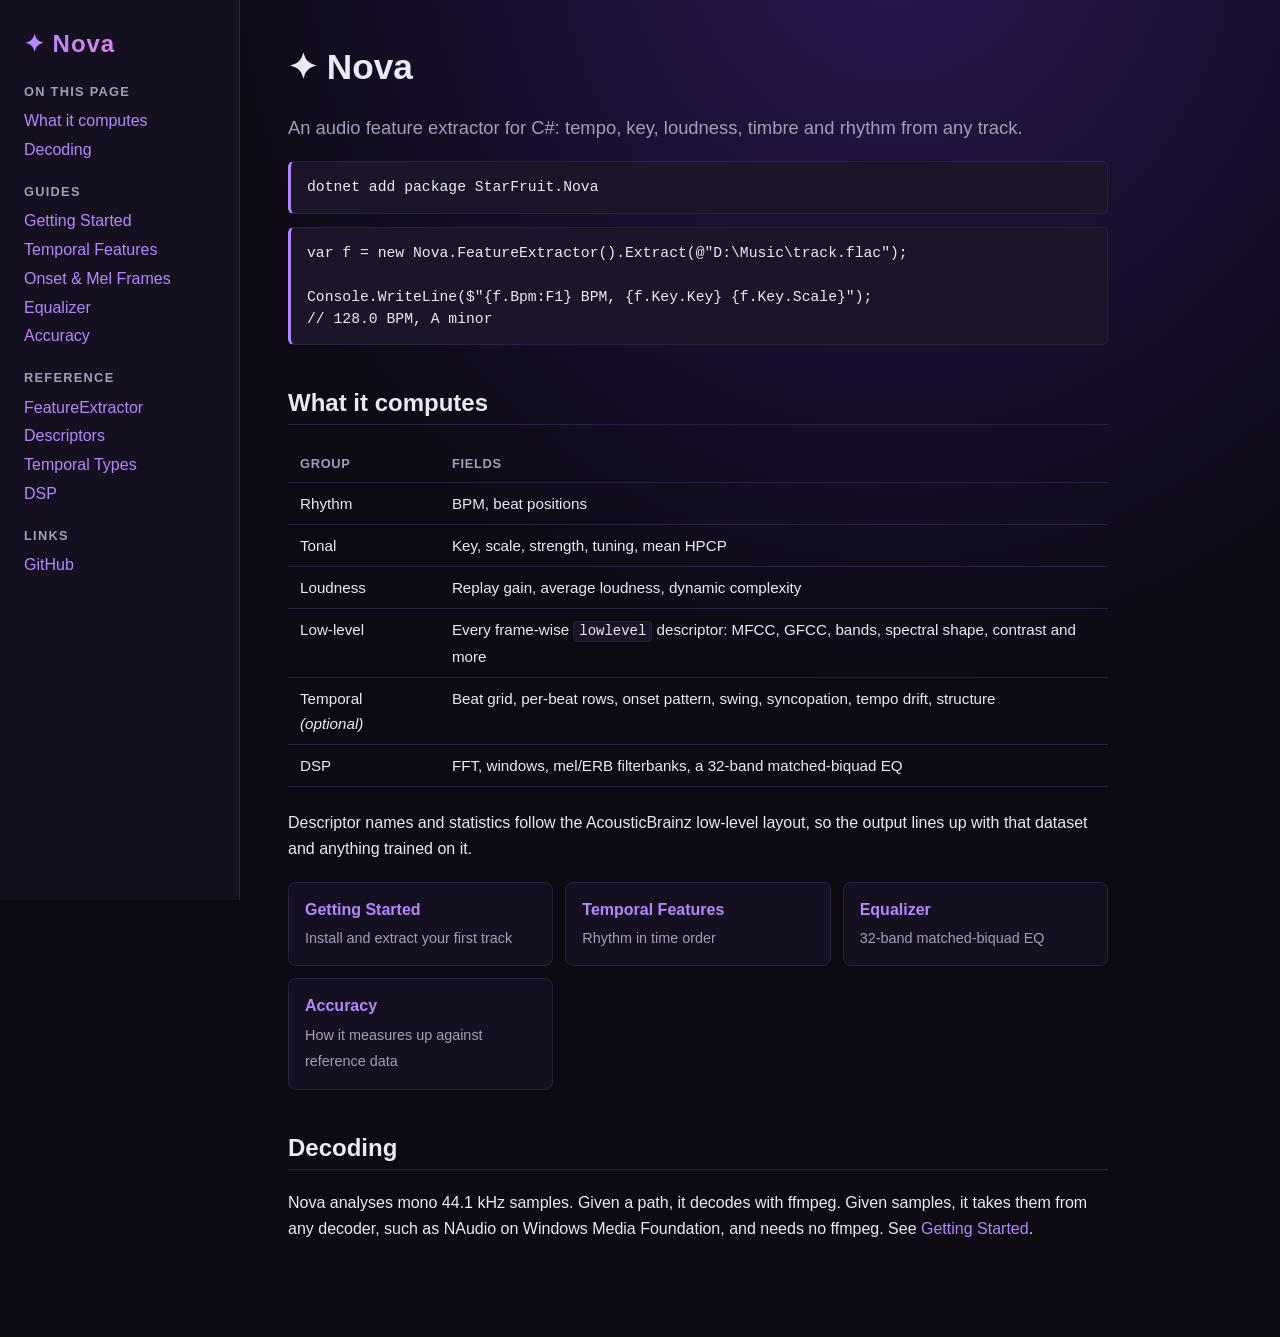
<file: docs/index.html>
<!DOCTYPE html>
<html lang="en">
<head>
    <meta charset="utf-8" />
    <meta name="color-scheme" content="dark" />
    <meta name="darkreader-lock" />
    <meta name="viewport" content="width=device-width, initial-scale=1" />
    <title>Home · Nova</title>
    <link rel="stylesheet" href="styles.css" />
</head>
<body>
<div class="container">
    <div id="sidebar-placeholder"></div>
    <div class="content">
<h1>✦ Nova</h1>
<p class="lede">An audio feature extractor for C#: tempo, key, loudness, timbre and rhythm from any track.</p>
<pre><code>dotnet add package StarFruit.Nova</code></pre>
<pre><code>var f = new Nova.FeatureExtractor().Extract(@"D:\Music\track.flac");

Console.WriteLine($"{f.Bpm:F1} BPM, {f.Key.Key} {f.Key.Scale}");
// 128.0 BPM, A minor</code></pre>

<h2>What it computes</h2>
<table>
<tr><th>Group</th><th>Fields</th></tr>
<tr><td>Rhythm</td><td>BPM, beat positions</td></tr>
<tr><td>Tonal</td><td>Key, scale, strength, tuning, mean HPCP</td></tr>
<tr><td>Loudness</td><td>Replay gain, average loudness, dynamic complexity</td></tr>
<tr><td>Low-level</td><td>Every frame-wise <code>lowlevel</code> descriptor: MFCC, GFCC, bands, spectral shape, contrast and more</td></tr>
<tr><td>Temporal <em>(optional)</em></td><td>Beat grid, per-beat rows, onset pattern, swing, syncopation, tempo drift, structure</td></tr>
<tr><td>DSP</td><td>FFT, windows, mel/ERB filterbanks, a 32-band matched-biquad EQ</td></tr>
</table>
<p>Descriptor names and statistics follow the AcousticBrainz low-level layout, so the output lines up with that dataset and anything trained on it.</p>

<div class="cards">
    <a class="card" href="Guides/GettingStarted.html"><b>Getting Started</b><span>Install and extract your first track</span></a>
    <a class="card" href="Guides/Temporal.html"><b>Temporal Features</b><span>Rhythm in time order</span></a>
    <a class="card" href="Guides/Equalizer.html"><b>Equalizer</b><span>32-band matched-biquad EQ</span></a>
    <a class="card" href="Guides/Accuracy.html"><b>Accuracy</b><span>How it measures up against reference data</span></a>
</div>

<h2>Decoding</h2>
<p>Nova analyses mono 44.1 kHz samples. Given a path, it decodes with ffmpeg. Given samples, it takes them from any
decoder, such as NAudio on Windows Media Foundation, and needs no ffmpeg. See
<a href="Guides/GettingStarted.html">Getting Started</a>.</p>
    </div>
</div>
<script src="sidebar.js"></script>
</body>
</html>
</file>
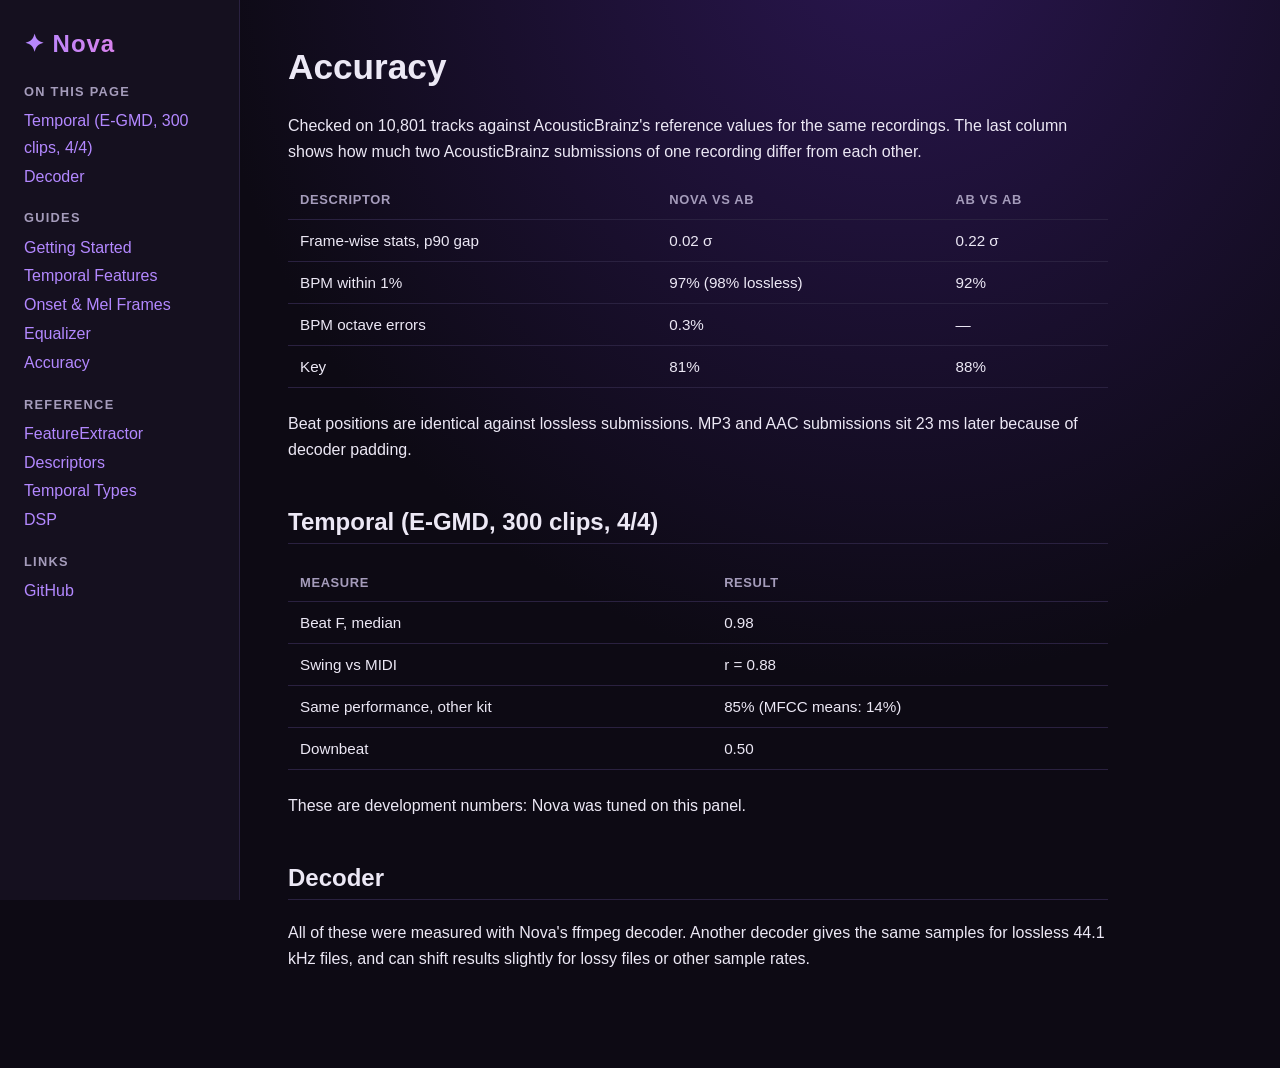
<file: docs/Guides/Accuracy.html>
<!DOCTYPE html>
<html lang="en">
<head>
    <meta charset="utf-8" />
    <meta name="color-scheme" content="dark" />
    <meta name="darkreader-lock" />
    <meta name="viewport" content="width=device-width, initial-scale=1" />
    <title>Accuracy · Nova</title>
    <link rel="stylesheet" href="../styles.css" />
</head>
<body>
<div class="container">
    <div id="sidebar-placeholder"></div>
    <div class="content">
<h1>Accuracy</h1>
<p>Checked on 10,801 tracks against AcousticBrainz's reference values for the same recordings. The last column
shows how much two AcousticBrainz submissions of one recording differ from each other.</p>
<table>
<tr><th>Descriptor</th><th>Nova vs AB</th><th>AB vs AB</th></tr>
<tr><td>Frame-wise stats, p90 gap</td><td>0.02 σ</td><td>0.22 σ</td></tr>
<tr><td>BPM within 1%</td><td>97% (98% lossless)</td><td>92%</td></tr>
<tr><td>BPM octave errors</td><td>0.3%</td><td>—</td></tr>
<tr><td>Key</td><td>81%</td><td>88%</td></tr>
</table>
<p>Beat positions are identical against lossless submissions. MP3 and AAC submissions sit 23 ms later because of decoder padding.</p>

<h2>Temporal (E-GMD, 300 clips, 4/4)</h2>
<table>
<tr><th>Measure</th><th>Result</th></tr>
<tr><td>Beat F, median</td><td>0.98</td></tr>
<tr><td>Swing vs MIDI</td><td>r = 0.88</td></tr>
<tr><td>Same performance, other kit</td><td>85% (MFCC means: 14%)</td></tr>
<tr><td>Downbeat</td><td>0.50</td></tr>
</table>
<p>These are development numbers: Nova was tuned on this panel.</p>

<h2>Decoder</h2>
<p>All of these were measured with Nova's ffmpeg decoder. Another decoder gives the same samples for lossless
44.1 kHz files, and can shift results slightly for lossy files or other sample rates.</p>
    </div>
</div>
<script src="../sidebar.js"></script>
</body>
</html>
</file>
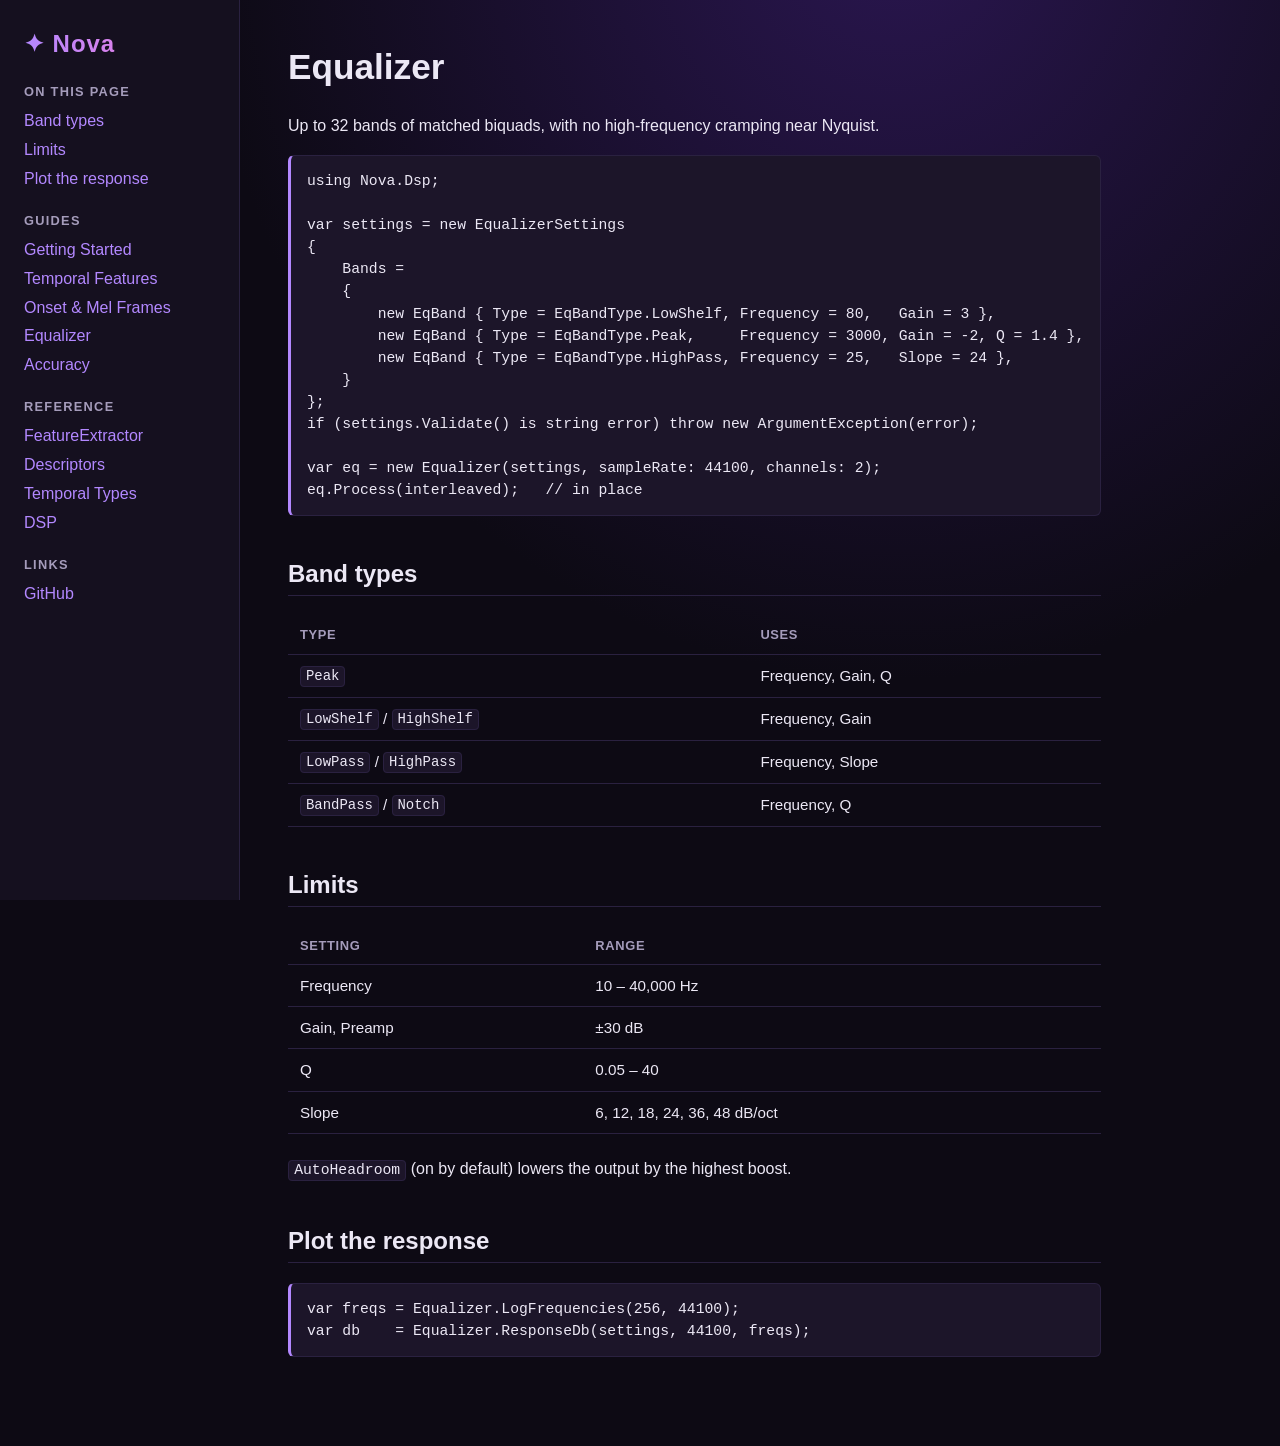
<file: docs/Guides/Equalizer.html>
<!DOCTYPE html>
<html lang="en">
<head>
    <meta charset="utf-8" />
    <meta name="color-scheme" content="dark" />
    <meta name="darkreader-lock" />
    <meta name="viewport" content="width=device-width, initial-scale=1" />
    <title>Equalizer · Nova</title>
    <link rel="stylesheet" href="../styles.css" />
</head>
<body>
<div class="container">
    <div id="sidebar-placeholder"></div>
    <div class="content">
<h1>Equalizer</h1>
<p>Up to 32 bands of matched biquads, with no high-frequency cramping near Nyquist.</p>
<pre><code>using Nova.Dsp;

var settings = new EqualizerSettings
{
    Bands =
    {
        new EqBand { Type = EqBandType.LowShelf, Frequency = 80,   Gain = 3 },
        new EqBand { Type = EqBandType.Peak,     Frequency = 3000, Gain = -2, Q = 1.4 },
        new EqBand { Type = EqBandType.HighPass, Frequency = 25,   Slope = 24 },
    }
};
if (settings.Validate() is string error) throw new ArgumentException(error);

var eq = new Equalizer(settings, sampleRate: 44100, channels: 2);
eq.Process(interleaved);   // in place</code></pre>

<h2>Band types</h2>
<table>
<tr><th>Type</th><th>Uses</th></tr>
<tr><td><code>Peak</code></td><td>Frequency, Gain, Q</td></tr>
<tr><td><code>LowShelf</code> / <code>HighShelf</code></td><td>Frequency, Gain</td></tr>
<tr><td><code>LowPass</code> / <code>HighPass</code></td><td>Frequency, Slope</td></tr>
<tr><td><code>BandPass</code> / <code>Notch</code></td><td>Frequency, Q</td></tr>
</table>

<h2>Limits</h2>
<table>
<tr><th>Setting</th><th>Range</th></tr>
<tr><td>Frequency</td><td>10 – 40,000 Hz</td></tr>
<tr><td>Gain, Preamp</td><td>±30 dB</td></tr>
<tr><td>Q</td><td>0.05 – 40</td></tr>
<tr><td>Slope</td><td>6, 12, 18, 24, 36, 48 dB/oct</td></tr>
</table>
<p><code>AutoHeadroom</code> (on by default) lowers the output by the highest boost.</p>

<h2>Plot the response</h2>
<pre><code>var freqs = Equalizer.LogFrequencies(256, 44100);
var db    = Equalizer.ResponseDb(settings, 44100, freqs);</code></pre>
    </div>
</div>
<script src="../sidebar.js"></script>
</body>
</html>
</file>
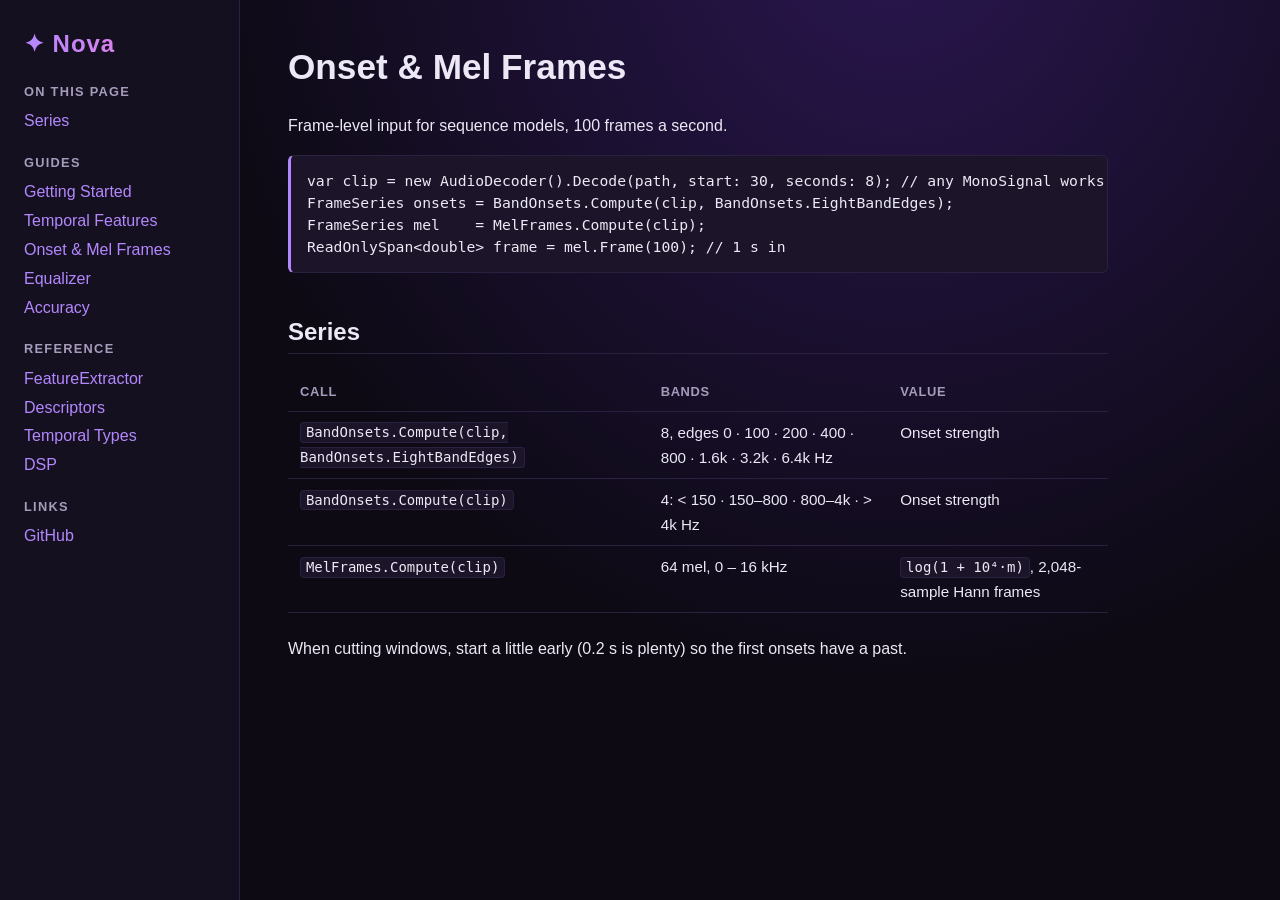
<file: docs/Guides/Frames.html>
<!DOCTYPE html>
<html lang="en">
<head>
    <meta charset="utf-8" />
    <meta name="color-scheme" content="dark" />
    <meta name="darkreader-lock" />
    <meta name="viewport" content="width=device-width, initial-scale=1" />
    <title>Onset and Mel Frames · Nova</title>
    <link rel="stylesheet" href="../styles.css" />
</head>
<body>
<div class="container">
    <div id="sidebar-placeholder"></div>
    <div class="content">
<h1>Onset &amp; Mel Frames</h1>
<p>Frame-level input for sequence models, 100 frames a second.</p>
<pre><code>var clip = new AudioDecoder().Decode(path, start: 30, seconds: 8); // any MonoSignal works
FrameSeries onsets = BandOnsets.Compute(clip, BandOnsets.EightBandEdges);
FrameSeries mel    = MelFrames.Compute(clip);
ReadOnlySpan&lt;double&gt; frame = mel.Frame(100); // 1 s in</code></pre>

<h2>Series</h2>
<table>
<tr><th>Call</th><th>Bands</th><th>Value</th></tr>
<tr><td><code>BandOnsets.Compute(clip, BandOnsets.EightBandEdges)</code></td><td>8, edges 0 · 100 · 200 · 400 · 800 · 1.6k · 3.2k · 6.4k Hz</td><td>Onset strength</td></tr>
<tr><td><code>BandOnsets.Compute(clip)</code></td><td>4: &lt; 150 · 150–800 · 800–4k · &gt; 4k Hz</td><td>Onset strength</td></tr>
<tr><td><code>MelFrames.Compute(clip)</code></td><td>64 mel, 0 – 16 kHz</td><td><code>log(1 + 10⁴·m)</code>, 2,048-sample Hann frames</td></tr>
</table>
<p>When cutting windows, start a little early (0.2 s is plenty) so the first onsets have a past.</p>
    </div>
</div>
<script src="../sidebar.js"></script>
</body>
</html>
</file>
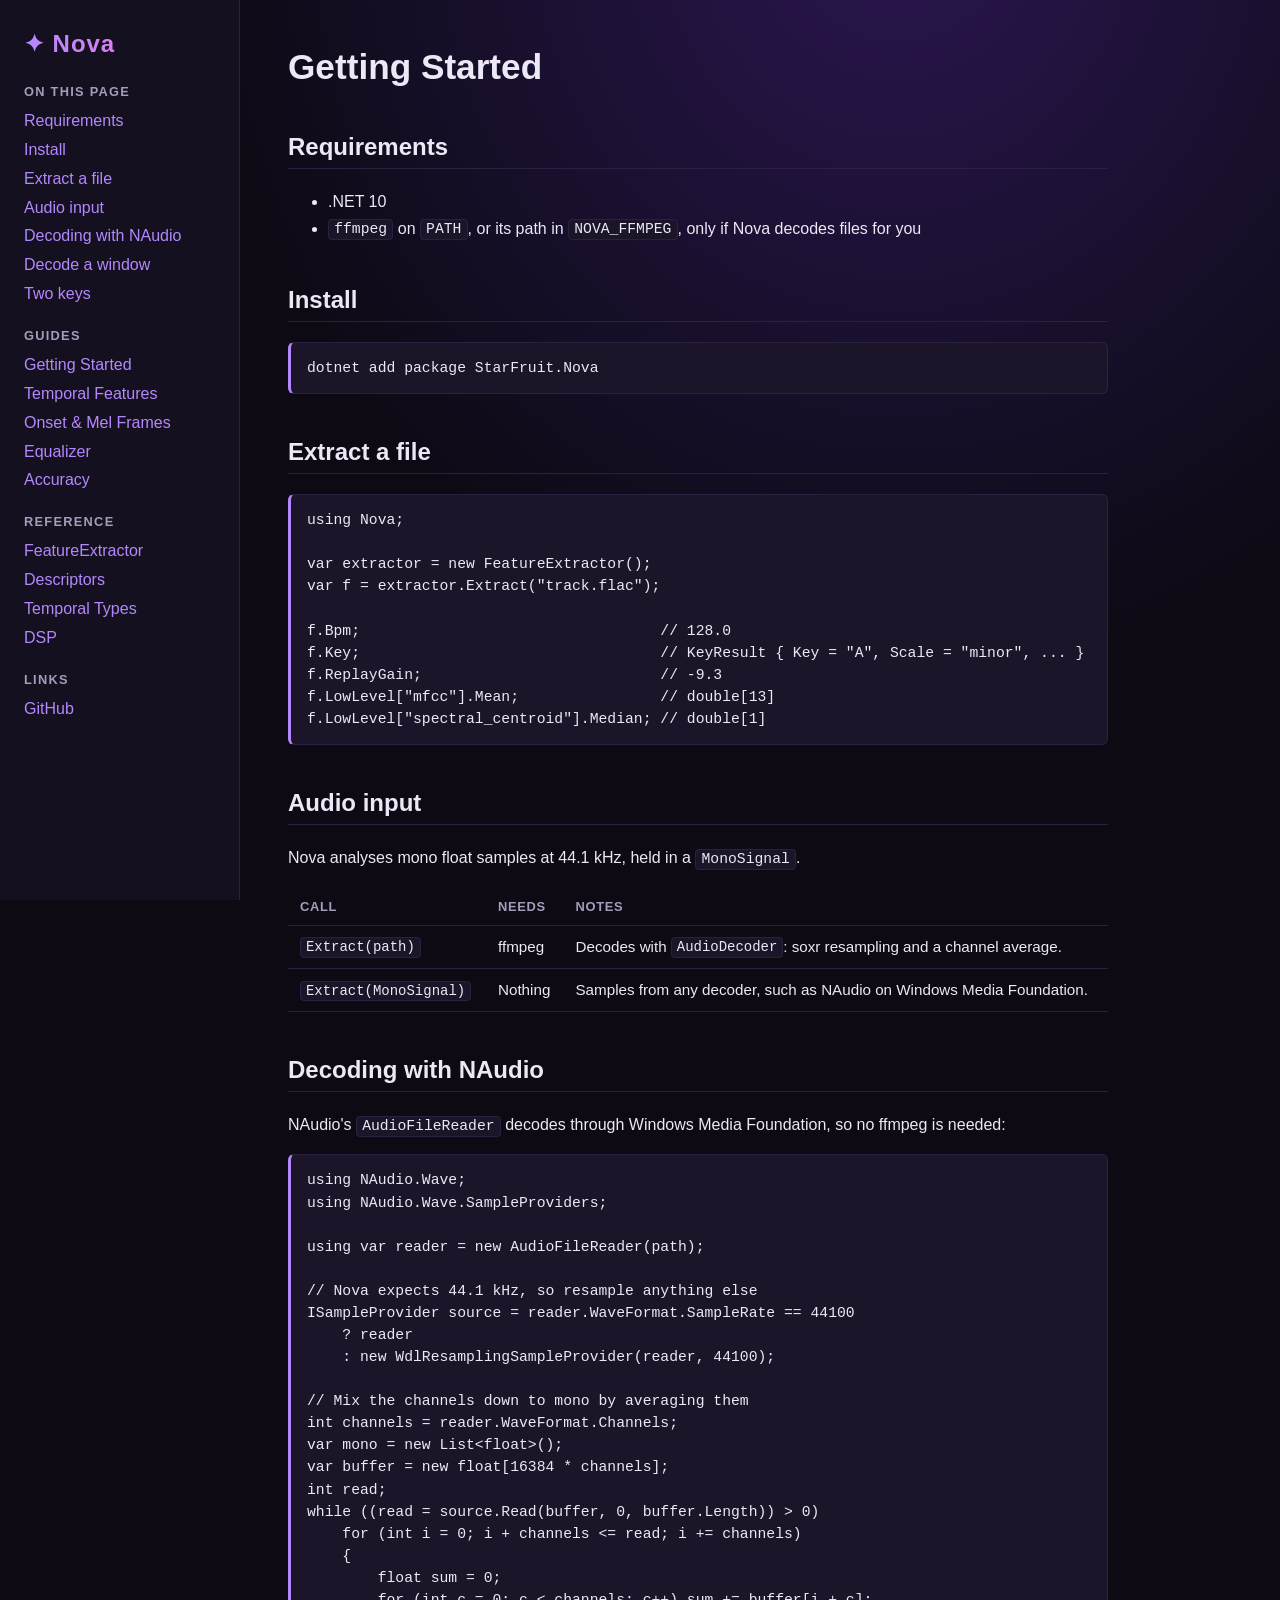
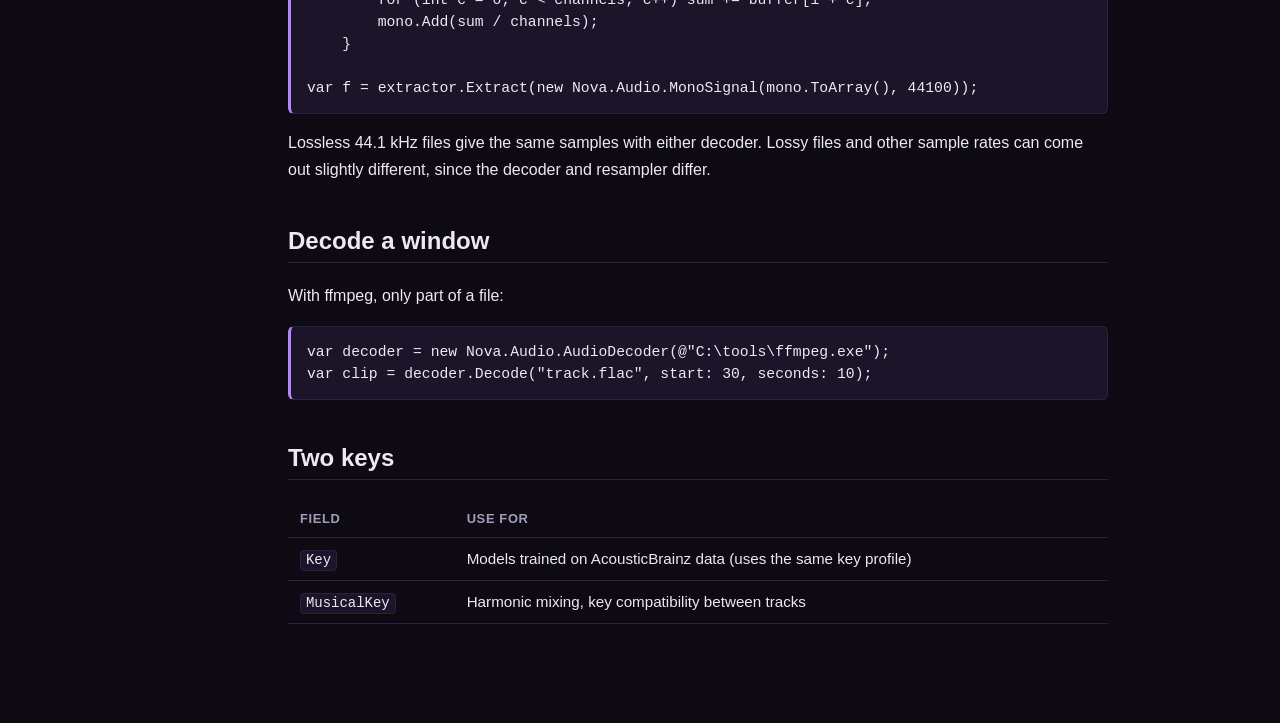
<file: docs/Guides/GettingStarted.html>
<!DOCTYPE html>
<html lang="en">
<head>
    <meta charset="utf-8" />
    <meta name="color-scheme" content="dark" />
    <meta name="darkreader-lock" />
    <meta name="viewport" content="width=device-width, initial-scale=1" />
    <title>Getting Started · Nova</title>
    <link rel="stylesheet" href="../styles.css" />
</head>
<body>
<div class="container">
    <div id="sidebar-placeholder"></div>
    <div class="content">
<h1>Getting Started</h1>
<h2>Requirements</h2>
<ul>
<li>.NET 10</li>
<li><code>ffmpeg</code> on <code>PATH</code>, or its path in <code>NOVA_FFMPEG</code>, only if Nova decodes files for you</li>
</ul>

<h2>Install</h2>
<pre><code>dotnet add package StarFruit.Nova</code></pre>

<h2>Extract a file</h2>
<pre><code>using Nova;

var extractor = new FeatureExtractor();
var f = extractor.Extract("track.flac");

f.Bpm;                                  // 128.0
f.Key;                                  // KeyResult { Key = "A", Scale = "minor", ... }
f.ReplayGain;                           // -9.3
f.LowLevel["mfcc"].Mean;                // double[13]
f.LowLevel["spectral_centroid"].Median; // double[1]</code></pre>

<h2>Audio input</h2>
<p>Nova analyses mono float samples at 44.1 kHz, held in a <code>MonoSignal</code>.</p>
<table>
<tr><th>Call</th><th>Needs</th><th>Notes</th></tr>
<tr><td><code>Extract(path)</code></td><td>ffmpeg</td><td>Decodes with <code>AudioDecoder</code>: soxr resampling and a channel average.</td></tr>
<tr><td><code>Extract(MonoSignal)</code></td><td>Nothing</td><td>Samples from any decoder, such as NAudio on Windows Media Foundation.</td></tr>
</table>

<h2>Decoding with NAudio</h2>
<p>NAudio's <code>AudioFileReader</code> decodes through Windows Media Foundation, so no ffmpeg is needed:</p>
<pre><code>using NAudio.Wave;
using NAudio.Wave.SampleProviders;

using var reader = new AudioFileReader(path);

// Nova expects 44.1 kHz, so resample anything else
ISampleProvider source = reader.WaveFormat.SampleRate == 44100
    ? reader
    : new WdlResamplingSampleProvider(reader, 44100);

// Mix the channels down to mono by averaging them
int channels = reader.WaveFormat.Channels;
var mono = new List&lt;float&gt;();
var buffer = new float[16384 * channels];
int read;
while ((read = source.Read(buffer, 0, buffer.Length)) &gt; 0)
    for (int i = 0; i + channels &lt;= read; i += channels)
    {
        float sum = 0;
        for (int c = 0; c &lt; channels; c++) sum += buffer[i + c];
        mono.Add(sum / channels);
    }

var f = extractor.Extract(new Nova.Audio.MonoSignal(mono.ToArray(), 44100));</code></pre>
<p>Lossless 44.1 kHz files give the same samples with either decoder. Lossy files and other sample rates can come
out slightly different, since the decoder and resampler differ.</p>

<h2>Decode a window</h2>
<p>With ffmpeg, only part of a file:</p>
<pre><code>var decoder = new Nova.Audio.AudioDecoder(@"C:\tools\ffmpeg.exe");
var clip = decoder.Decode("track.flac", start: 30, seconds: 10);</code></pre>

<h2>Two keys</h2>
<table>
<tr><th>Field</th><th>Use for</th></tr>
<tr><td><code>Key</code></td><td>Models trained on AcousticBrainz data (uses the same key profile)</td></tr>
<tr><td><code>MusicalKey</code></td><td>Harmonic mixing, key compatibility between tracks</td></tr>
</table>
    </div>
</div>
<script src="../sidebar.js"></script>
</body>
</html>
</file>
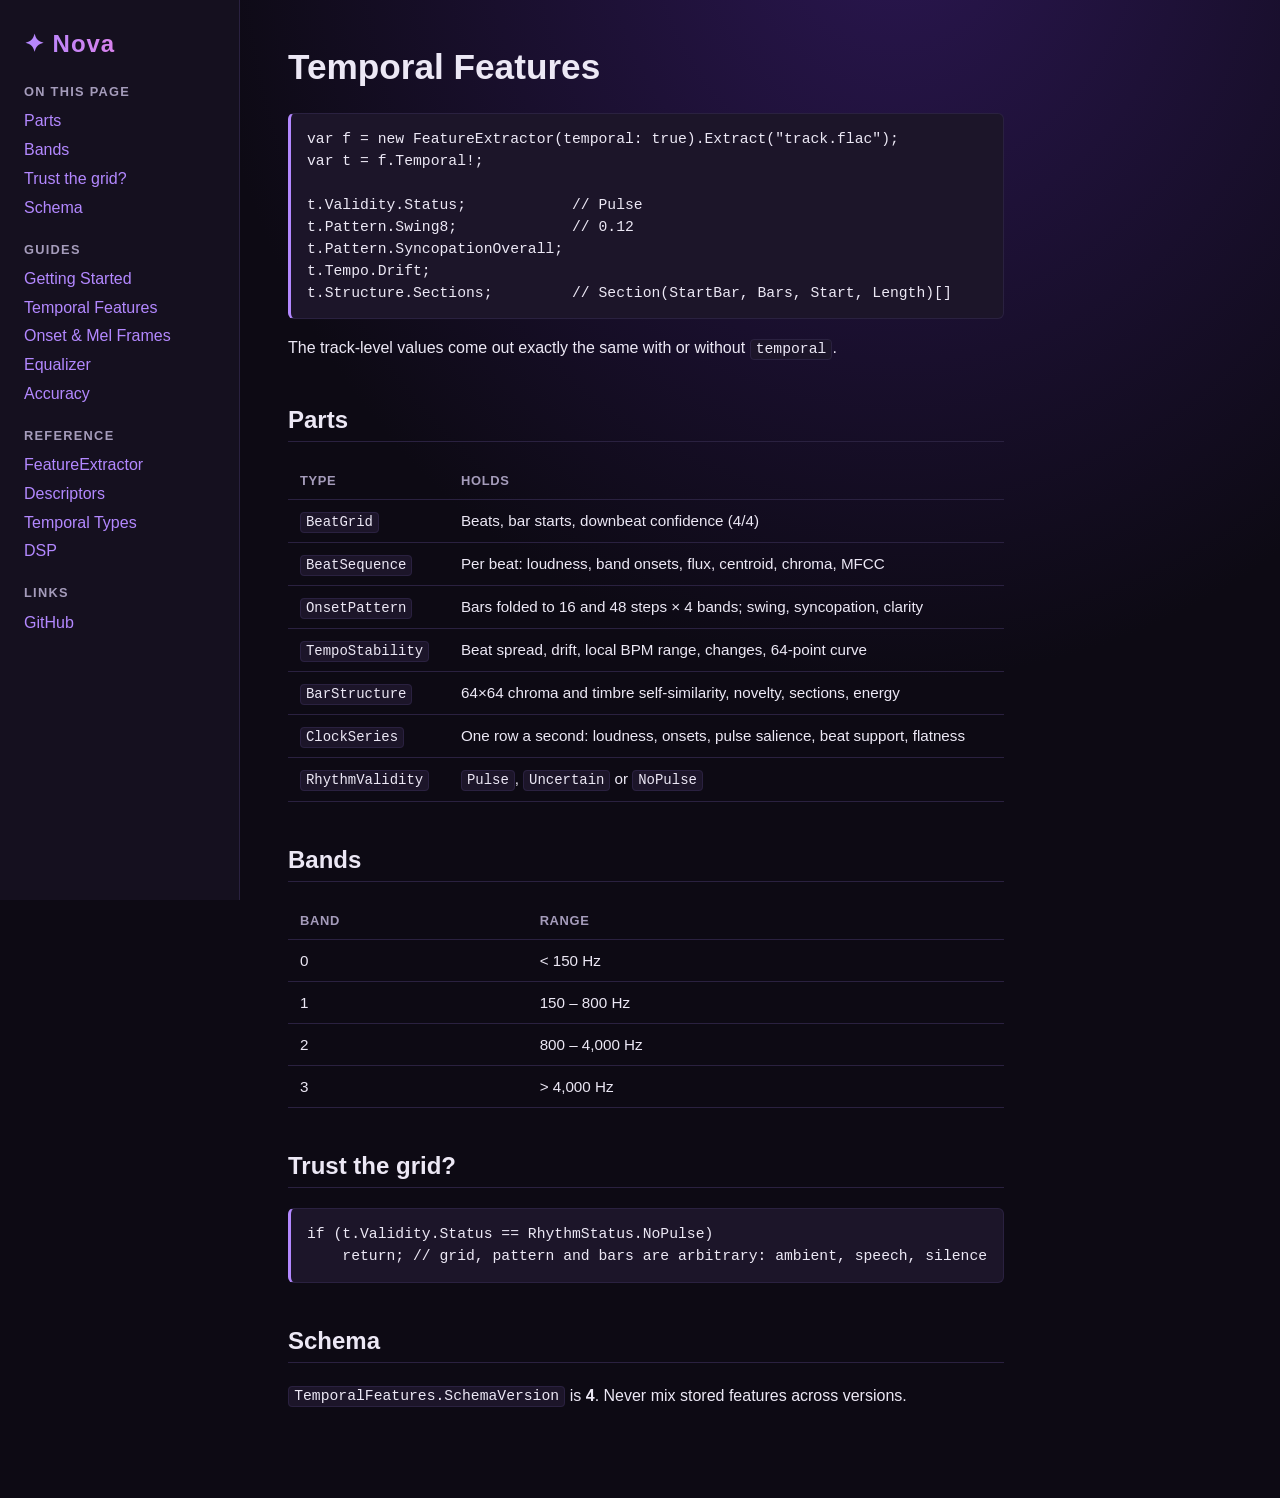
<file: docs/Guides/Temporal.html>
<!DOCTYPE html>
<html lang="en">
<head>
    <meta charset="utf-8" />
    <meta name="color-scheme" content="dark" />
    <meta name="darkreader-lock" />
    <meta name="viewport" content="width=device-width, initial-scale=1" />
    <title>Temporal Features · Nova</title>
    <link rel="stylesheet" href="../styles.css" />
</head>
<body>
<div class="container">
    <div id="sidebar-placeholder"></div>
    <div class="content">
<h1>Temporal Features</h1>
<pre><code>var f = new FeatureExtractor(temporal: true).Extract("track.flac");
var t = f.Temporal!;

t.Validity.Status;            // Pulse
t.Pattern.Swing8;             // 0.12
t.Pattern.SyncopationOverall;
t.Tempo.Drift;
t.Structure.Sections;         // Section(StartBar, Bars, Start, Length)[]</code></pre>
<p>The track-level values come out exactly the same with or without <code>temporal</code>.</p>

<h2>Parts</h2>
<table>
<tr><th>Type</th><th>Holds</th></tr>
<tr><td><code>BeatGrid</code></td><td>Beats, bar starts, downbeat confidence (4/4)</td></tr>
<tr><td><code>BeatSequence</code></td><td>Per beat: loudness, band onsets, flux, centroid, chroma, MFCC</td></tr>
<tr><td><code>OnsetPattern</code></td><td>Bars folded to 16 and 48 steps × 4 bands; swing, syncopation, clarity</td></tr>
<tr><td><code>TempoStability</code></td><td>Beat spread, drift, local BPM range, changes, 64-point curve</td></tr>
<tr><td><code>BarStructure</code></td><td>64×64 chroma and timbre self-similarity, novelty, sections, energy</td></tr>
<tr><td><code>ClockSeries</code></td><td>One row a second: loudness, onsets, pulse salience, beat support, flatness</td></tr>
<tr><td><code>RhythmValidity</code></td><td><code>Pulse</code>, <code>Uncertain</code> or <code>NoPulse</code></td></tr>
</table>

<h2>Bands</h2>
<table>
<tr><th>Band</th><th>Range</th></tr>
<tr><td>0</td><td>&lt; 150 Hz</td></tr>
<tr><td>1</td><td>150 – 800 Hz</td></tr>
<tr><td>2</td><td>800 – 4,000 Hz</td></tr>
<tr><td>3</td><td>&gt; 4,000 Hz</td></tr>
</table>

<h2>Trust the grid?</h2>
<pre><code>if (t.Validity.Status == RhythmStatus.NoPulse)
    return; // grid, pattern and bars are arbitrary: ambient, speech, silence</code></pre>

<h2>Schema</h2>
<p><code>TemporalFeatures.SchemaVersion</code> is <b>4</b>. Never mix stored features across versions.</p>
    </div>
</div>
<script src="../sidebar.js"></script>
</body>
</html>
</file>
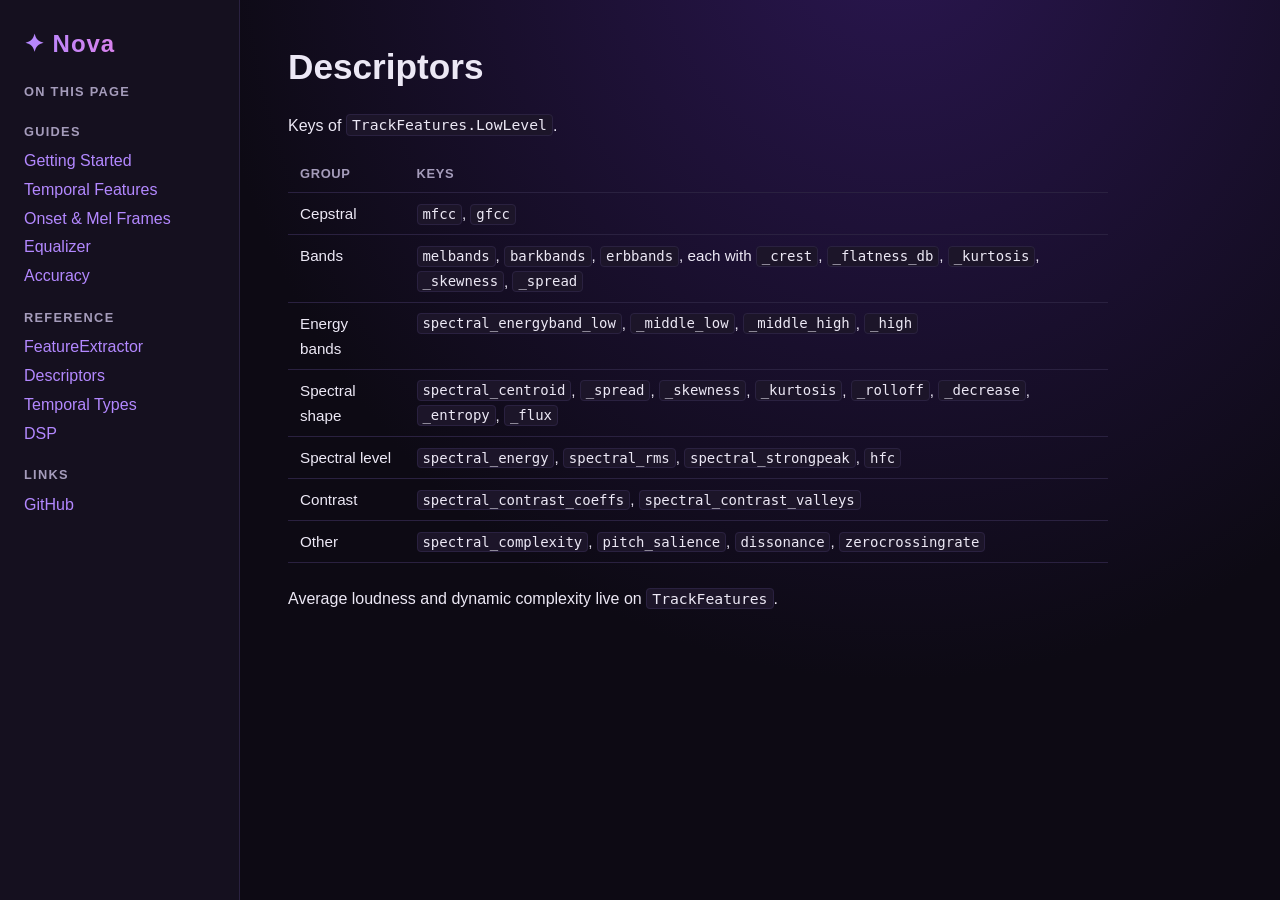
<file: docs/Reference/Descriptors.html>
<!DOCTYPE html>
<html lang="en">
<head>
    <meta charset="utf-8" />
    <meta name="color-scheme" content="dark" />
    <meta name="darkreader-lock" />
    <meta name="viewport" content="width=device-width, initial-scale=1" />
    <title>Descriptors · Nova</title>
    <link rel="stylesheet" href="../styles.css" />
</head>
<body>
<div class="container">
    <div id="sidebar-placeholder"></div>
    <div class="content">
<h1>Descriptors</h1>
<p>Keys of <code>TrackFeatures.LowLevel</code>.</p>
<table>
<tr><th>Group</th><th>Keys</th></tr>
<tr><td>Cepstral</td><td><code>mfcc</code>, <code>gfcc</code></td></tr>
<tr><td>Bands</td><td><code>melbands</code>, <code>barkbands</code>, <code>erbbands</code>, each with <code>_crest</code>, <code>_flatness_db</code>, <code>_kurtosis</code>, <code>_skewness</code>, <code>_spread</code></td></tr>
<tr><td>Energy bands</td><td><code>spectral_energyband_low</code>, <code>_middle_low</code>, <code>_middle_high</code>, <code>_high</code></td></tr>
<tr><td>Spectral shape</td><td><code>spectral_centroid</code>, <code>_spread</code>, <code>_skewness</code>, <code>_kurtosis</code>, <code>_rolloff</code>, <code>_decrease</code>, <code>_entropy</code>, <code>_flux</code></td></tr>
<tr><td>Spectral level</td><td><code>spectral_energy</code>, <code>spectral_rms</code>, <code>spectral_strongpeak</code>, <code>hfc</code></td></tr>
<tr><td>Contrast</td><td><code>spectral_contrast_coeffs</code>, <code>spectral_contrast_valleys</code></td></tr>
<tr><td>Other</td><td><code>spectral_complexity</code>, <code>pitch_salience</code>, <code>dissonance</code>, <code>zerocrossingrate</code></td></tr>
</table>
<p>Average loudness and dynamic complexity live on <code>TrackFeatures</code>.</p>
    </div>
</div>
<script src="../sidebar.js"></script>
</body>
</html>
</file>
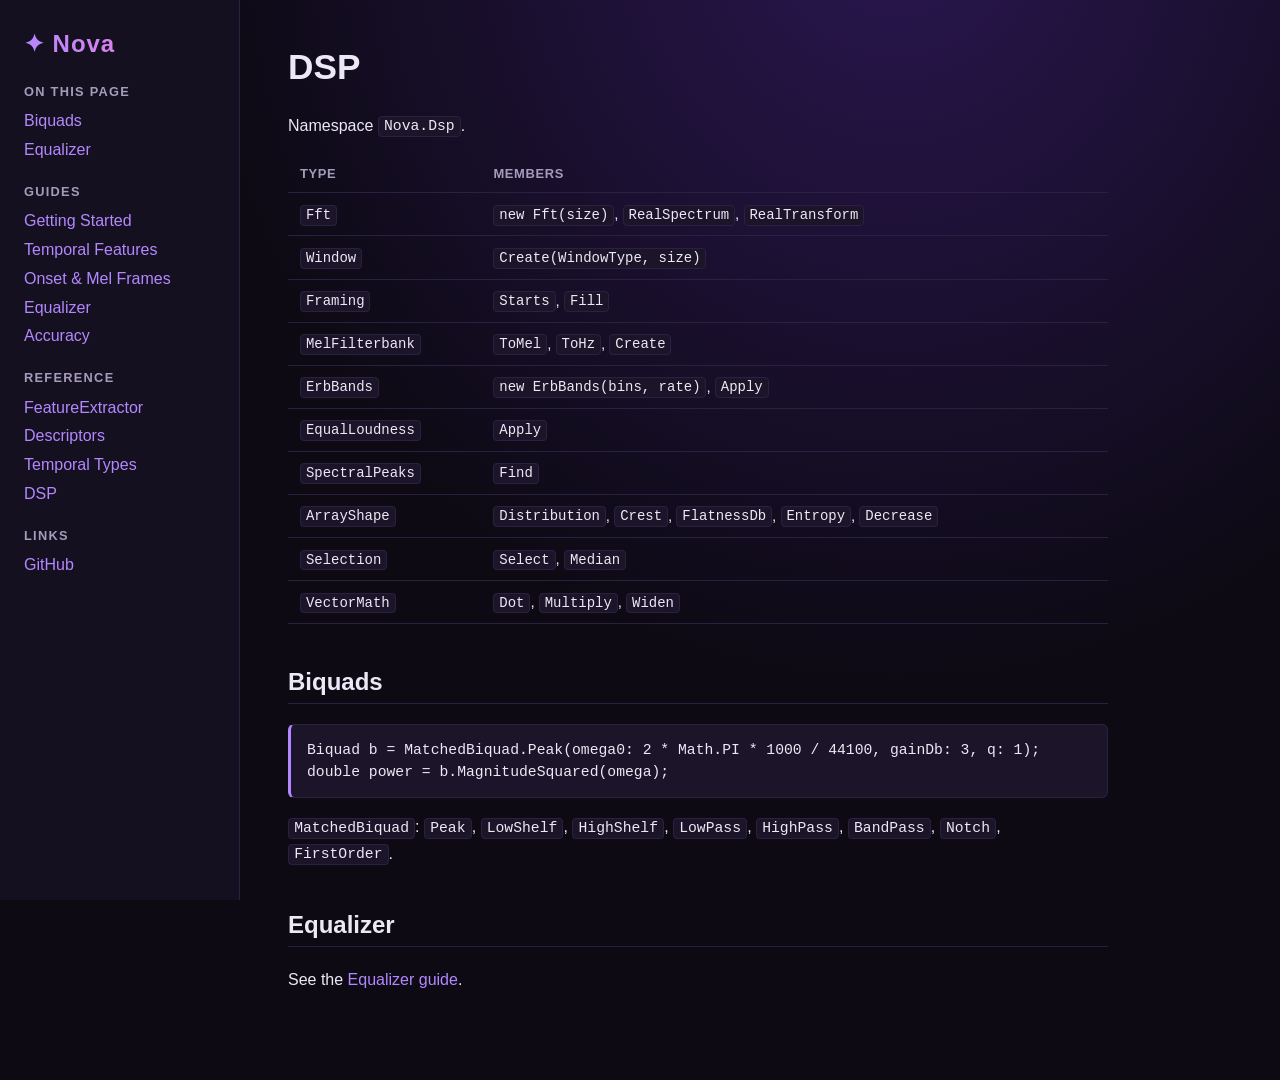
<file: docs/Reference/Dsp.html>
<!DOCTYPE html>
<html lang="en">
<head>
    <meta charset="utf-8" />
    <meta name="color-scheme" content="dark" />
    <meta name="darkreader-lock" />
    <meta name="viewport" content="width=device-width, initial-scale=1" />
    <title>DSP · Nova</title>
    <link rel="stylesheet" href="../styles.css" />
</head>
<body>
<div class="container">
    <div id="sidebar-placeholder"></div>
    <div class="content">
<h1>DSP</h1>
<p>Namespace <code>Nova.Dsp</code>.</p>
<table>
<tr><th>Type</th><th>Members</th></tr>
<tr><td><code>Fft</code></td><td><code>new Fft(size)</code>, <code>RealSpectrum</code>, <code>RealTransform</code></td></tr>
<tr><td><code>Window</code></td><td><code>Create(WindowType, size)</code></td></tr>
<tr><td><code>Framing</code></td><td><code>Starts</code>, <code>Fill</code></td></tr>
<tr><td><code>MelFilterbank</code></td><td><code>ToMel</code>, <code>ToHz</code>, <code>Create</code></td></tr>
<tr><td><code>ErbBands</code></td><td><code>new ErbBands(bins, rate)</code>, <code>Apply</code></td></tr>
<tr><td><code>EqualLoudness</code></td><td><code>Apply</code></td></tr>
<tr><td><code>SpectralPeaks</code></td><td><code>Find</code></td></tr>
<tr><td><code>ArrayShape</code></td><td><code>Distribution</code>, <code>Crest</code>, <code>FlatnessDb</code>, <code>Entropy</code>, <code>Decrease</code></td></tr>
<tr><td><code>Selection</code></td><td><code>Select</code>, <code>Median</code></td></tr>
<tr><td><code>VectorMath</code></td><td><code>Dot</code>, <code>Multiply</code>, <code>Widen</code></td></tr>
</table>

<h2>Biquads</h2>
<pre><code>Biquad b = MatchedBiquad.Peak(omega0: 2 * Math.PI * 1000 / 44100, gainDb: 3, q: 1);
double power = b.MagnitudeSquared(omega);</code></pre>
<p><code>MatchedBiquad</code>: <code>Peak</code>, <code>LowShelf</code>, <code>HighShelf</code>, <code>LowPass</code>, <code>HighPass</code>, <code>BandPass</code>, <code>Notch</code>, <code>FirstOrder</code>.</p>

<h2>Equalizer</h2>
<p>See the <a href="../Guides/Equalizer.html">Equalizer guide</a>.</p>
    </div>
</div>
<script src="../sidebar.js"></script>
</body>
</html>
</file>
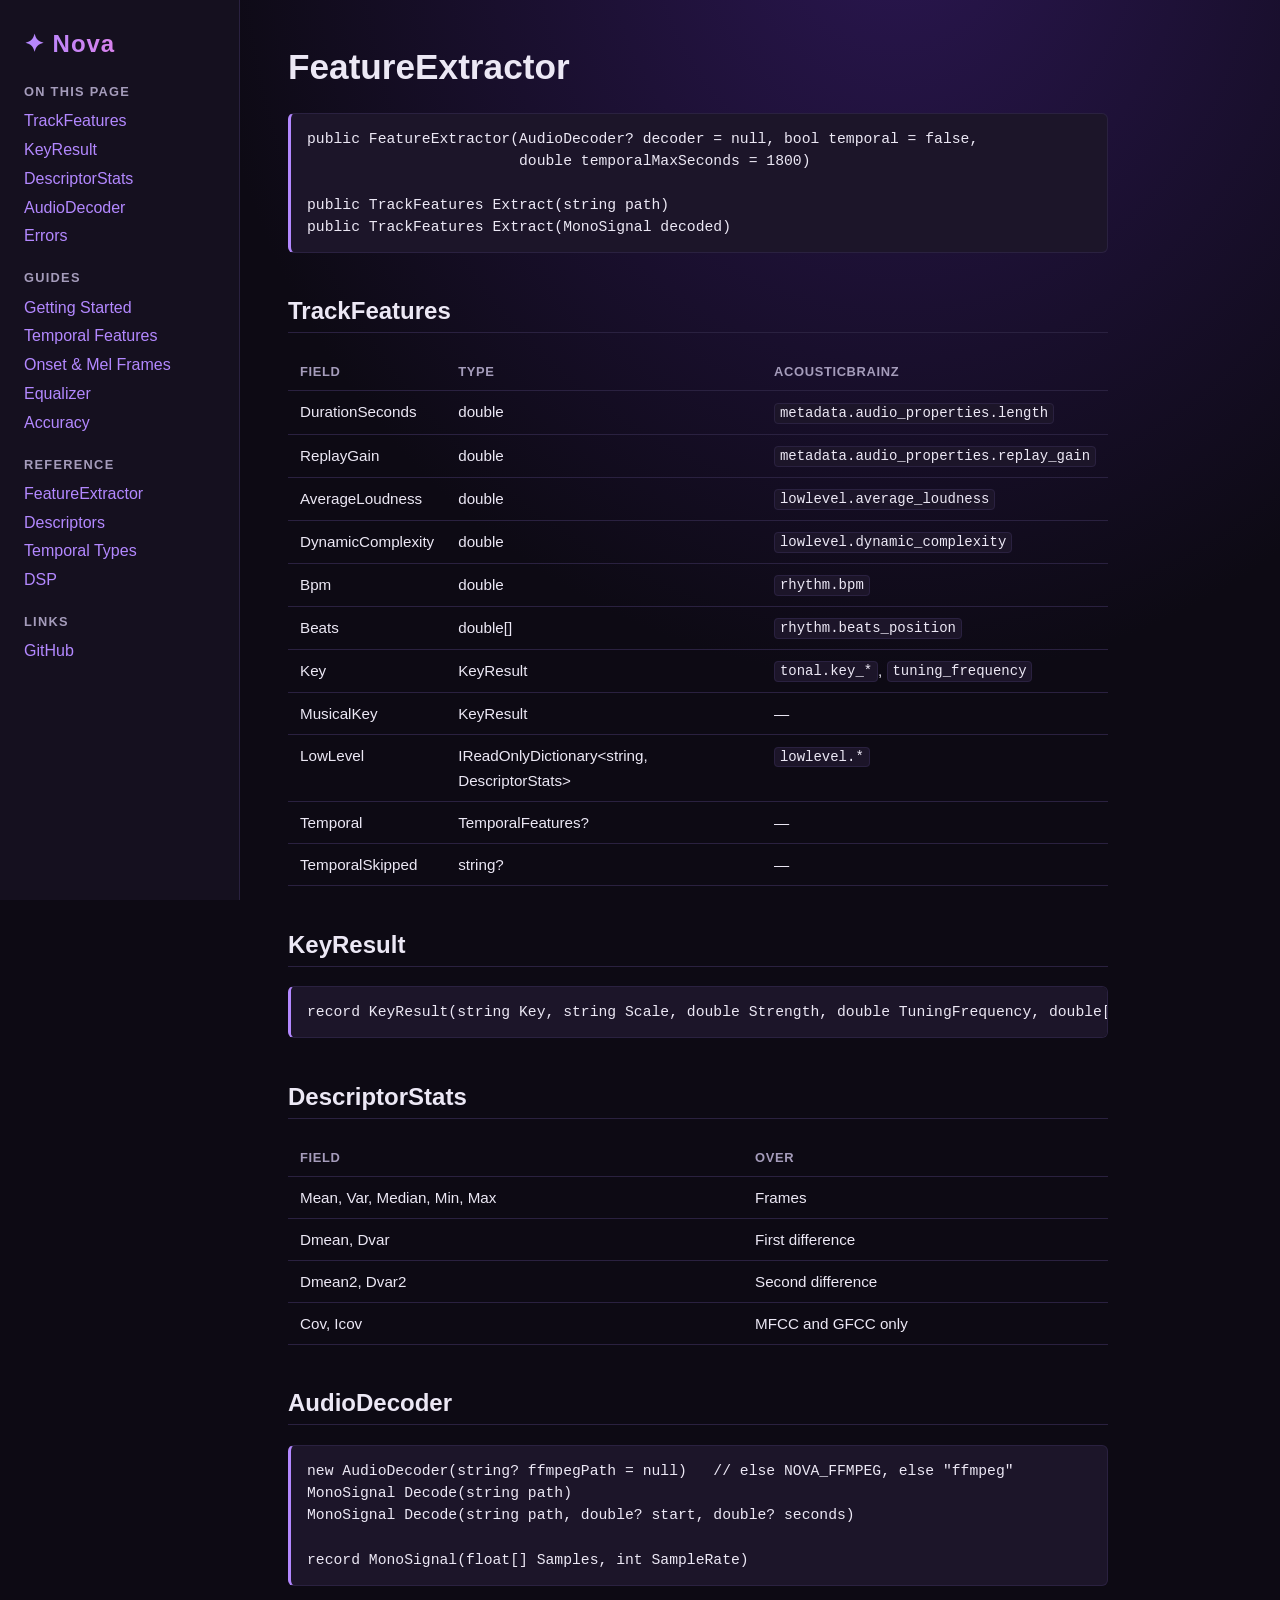
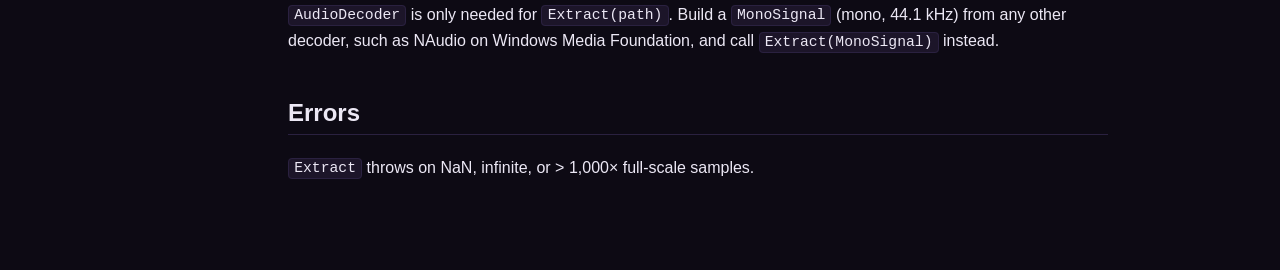
<file: docs/Reference/FeatureExtractor.html>
<!DOCTYPE html>
<html lang="en">
<head>
    <meta charset="utf-8" />
    <meta name="color-scheme" content="dark" />
    <meta name="darkreader-lock" />
    <meta name="viewport" content="width=device-width, initial-scale=1" />
    <title>FeatureExtractor · Nova</title>
    <link rel="stylesheet" href="../styles.css" />
</head>
<body>
<div class="container">
    <div id="sidebar-placeholder"></div>
    <div class="content">
<h1>FeatureExtractor</h1>
<pre><code>public FeatureExtractor(AudioDecoder? decoder = null, bool temporal = false,
                        double temporalMaxSeconds = 1800)

public TrackFeatures Extract(string path)
public TrackFeatures Extract(MonoSignal decoded)</code></pre>

<h2>TrackFeatures</h2>
<table>
<tr><th>Field</th><th>Type</th><th>AcousticBrainz</th></tr>
<tr><td>DurationSeconds</td><td>double</td><td><code>metadata.audio_properties.length</code></td></tr>
<tr><td>ReplayGain</td><td>double</td><td><code>metadata.audio_properties.replay_gain</code></td></tr>
<tr><td>AverageLoudness</td><td>double</td><td><code>lowlevel.average_loudness</code></td></tr>
<tr><td>DynamicComplexity</td><td>double</td><td><code>lowlevel.dynamic_complexity</code></td></tr>
<tr><td>Bpm</td><td>double</td><td><code>rhythm.bpm</code></td></tr>
<tr><td>Beats</td><td>double[]</td><td><code>rhythm.beats_position</code></td></tr>
<tr><td>Key</td><td>KeyResult</td><td><code>tonal.key_*</code>, <code>tuning_frequency</code></td></tr>
<tr><td>MusicalKey</td><td>KeyResult</td><td>—</td></tr>
<tr><td>LowLevel</td><td>IReadOnlyDictionary&lt;string, DescriptorStats&gt;</td><td><code>lowlevel.*</code></td></tr>
<tr><td>Temporal</td><td>TemporalFeatures?</td><td>—</td></tr>
<tr><td>TemporalSkipped</td><td>string?</td><td>—</td></tr>
</table>

<h2>KeyResult</h2>
<pre><code>record KeyResult(string Key, string Scale, double Strength, double TuningFrequency, double[] MeanHpcp)</code></pre>

<h2>DescriptorStats</h2>
<table>
<tr><th>Field</th><th>Over</th></tr>
<tr><td>Mean, Var, Median, Min, Max</td><td>Frames</td></tr>
<tr><td>Dmean, Dvar</td><td>First difference</td></tr>
<tr><td>Dmean2, Dvar2</td><td>Second difference</td></tr>
<tr><td>Cov, Icov</td><td>MFCC and GFCC only</td></tr>
</table>

<h2>AudioDecoder</h2>
<pre><code>new AudioDecoder(string? ffmpegPath = null)   // else NOVA_FFMPEG, else "ffmpeg"
MonoSignal Decode(string path)
MonoSignal Decode(string path, double? start, double? seconds)

record MonoSignal(float[] Samples, int SampleRate)</code></pre>
<p><code>AudioDecoder</code> is only needed for <code>Extract(path)</code>. Build a <code>MonoSignal</code> (mono, 44.1 kHz)
from any other decoder, such as NAudio on Windows Media Foundation, and call <code>Extract(MonoSignal)</code> instead.</p>

<h2>Errors</h2>
<p><code>Extract</code> throws on NaN, infinite, or &gt; 1,000× full-scale samples.</p>
    </div>
</div>
<script src="../sidebar.js"></script>
</body>
</html>
</file>
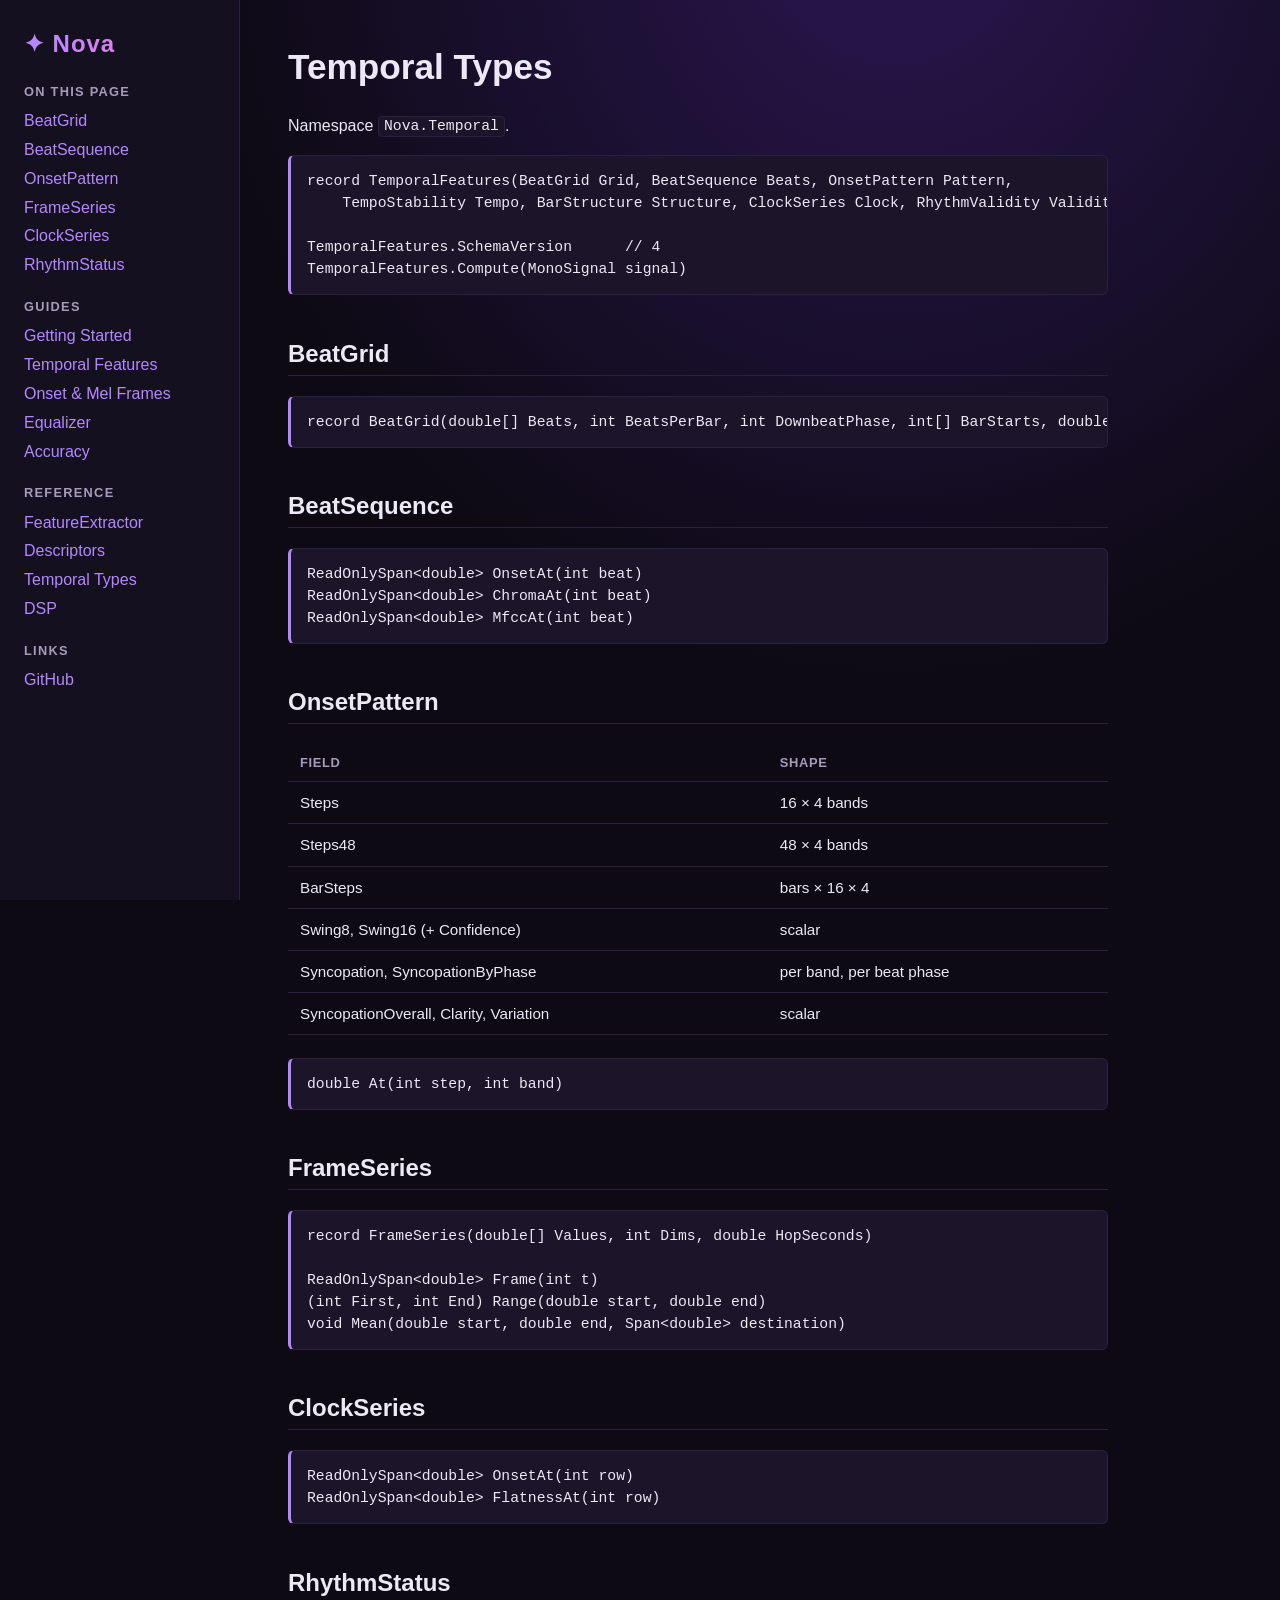
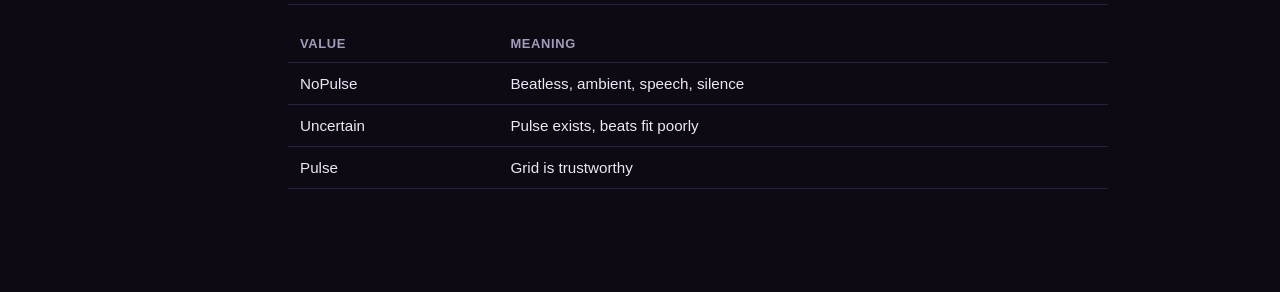
<file: docs/Reference/Temporal.html>
<!DOCTYPE html>
<html lang="en">
<head>
    <meta charset="utf-8" />
    <meta name="color-scheme" content="dark" />
    <meta name="darkreader-lock" />
    <meta name="viewport" content="width=device-width, initial-scale=1" />
    <title>Temporal Types · Nova</title>
    <link rel="stylesheet" href="../styles.css" />
</head>
<body>
<div class="container">
    <div id="sidebar-placeholder"></div>
    <div class="content">
<h1>Temporal Types</h1>
<p>Namespace <code>Nova.Temporal</code>.</p>
<pre><code>record TemporalFeatures(BeatGrid Grid, BeatSequence Beats, OnsetPattern Pattern,
    TempoStability Tempo, BarStructure Structure, ClockSeries Clock, RhythmValidity Validity)

TemporalFeatures.SchemaVersion      // 4
TemporalFeatures.Compute(MonoSignal signal)</code></pre>

<h2>BeatGrid</h2>
<pre><code>record BeatGrid(double[] Beats, int BeatsPerBar, int DownbeatPhase, int[] BarStarts, double DownbeatConfidence)</code></pre>

<h2>BeatSequence</h2>
<pre><code>ReadOnlySpan&lt;double&gt; OnsetAt(int beat)
ReadOnlySpan&lt;double&gt; ChromaAt(int beat)
ReadOnlySpan&lt;double&gt; MfccAt(int beat)</code></pre>

<h2>OnsetPattern</h2>
<table>
<tr><th>Field</th><th>Shape</th></tr>
<tr><td>Steps</td><td>16 × 4 bands</td></tr>
<tr><td>Steps48</td><td>48 × 4 bands</td></tr>
<tr><td>BarSteps</td><td>bars × 16 × 4</td></tr>
<tr><td>Swing8, Swing16 (+ Confidence)</td><td>scalar</td></tr>
<tr><td>Syncopation, SyncopationByPhase</td><td>per band, per beat phase</td></tr>
<tr><td>SyncopationOverall, Clarity, Variation</td><td>scalar</td></tr>
</table>
<pre><code>double At(int step, int band)</code></pre>

<h2>FrameSeries</h2>
<pre><code>record FrameSeries(double[] Values, int Dims, double HopSeconds)

ReadOnlySpan&lt;double&gt; Frame(int t)
(int First, int End) Range(double start, double end)
void Mean(double start, double end, Span&lt;double&gt; destination)</code></pre>

<h2>ClockSeries</h2>
<pre><code>ReadOnlySpan&lt;double&gt; OnsetAt(int row)
ReadOnlySpan&lt;double&gt; FlatnessAt(int row)</code></pre>

<h2>RhythmStatus</h2>
<table>
<tr><th>Value</th><th>Meaning</th></tr>
<tr><td>NoPulse</td><td>Beatless, ambient, speech, silence</td></tr>
<tr><td>Uncertain</td><td>Pulse exists, beats fit poorly</td></tr>
<tr><td>Pulse</td><td>Grid is trustworthy</td></tr>
</table>
    </div>
</div>
<script src="../sidebar.js"></script>
</body>
</html>
</file>
<file: docs/styles.css>
:root {
    --bg: #0d0a14;
    --panel: #15101f;
    --line: #2a2140;
    --text: #ece8f5;
    --muted: #a59cbb;
    --accent: #b388ff;
    --hot: #ff7ad9;
    --code: #1c1529;
}

html {
    background: #0d0a14;
    color-scheme: dark;
}

body {
    font-family: 'Segoe UI', Tahoma, Geneva, Verdana, sans-serif;
    background: radial-gradient(ellipse at 70% -10%, #2a1650 0%, var(--bg) 55%) fixed;
    color: var(--text);
    margin: 0;
    line-height: 1.65;
}

.container { display: flex; }

.sidebar {
    width: 240px;
    background: var(--panel);
    border-right: 1px solid var(--line);
    padding: 24px 28px 80px 24px;
    position: fixed;
    height: 100%;
    box-sizing: border-box;
    overflow-y: auto;
}

.sidebar .brand {
    display: block;
    font-size: 1.5em;
    font-weight: 700;
    letter-spacing: 0.04em;
    background: linear-gradient(90deg, var(--accent), var(--hot));
    -webkit-background-clip: text;
    background-clip: text;
    color: transparent;
    margin-bottom: 8px;
}

.sidebar h2 {
    font-size: 0.8em;
    text-transform: uppercase;
    letter-spacing: 0.1em;
    color: var(--muted);
    border: none;
    margin: 1.6em 0 0.4em;
}

.sidebar ul { list-style: none; padding-left: 0; margin: 0; }
.sidebar li { margin: 0.15em 0; }
.sidebar #toc ul { padding-left: 12px; }

.content {
    margin-left: 240px;
    padding: 24px 48px 80px;
    max-width: 820px;
}

h1, h2, h3 { line-height: 1.25; }
h1 { font-size: 2.2em; margin-top: 0.6em; }
h2 { font-size: 1.5em; margin-top: 1.8em; padding-bottom: 0.25em; border-bottom: 1px solid var(--line); }
h3 { font-size: 1.15em; margin-top: 1.4em; color: var(--accent); }

a { color: var(--accent); text-decoration: none; }
a:hover { color: var(--hot); }

table { width: 100%; border-collapse: collapse; margin: 1em 0 1.5em; font-size: 0.95em; }
th, td { border-bottom: 1px solid var(--line); padding: 8px 12px; text-align: left; vertical-align: top; }
th { color: var(--muted); font-weight: 600; font-size: 0.85em; text-transform: uppercase; letter-spacing: 0.05em; }
tr:hover td { background: rgba(179, 136, 255, 0.06); }

code {
    font-family: Consolas, Monaco, 'Ubuntu Mono', monospace;
    font-size: 0.92em;
}
:not(pre) > code { background: var(--code); border: 1px solid var(--line); border-radius: 4px; padding: 0.1em 0.35em; }

pre {
    background: var(--code);
    border: 1px solid var(--line);
    border-left: 3px solid var(--accent);
    border-radius: 6px;
    padding: 14px 16px;
    overflow-x: auto;
    line-height: 1.5;
}

.lede { font-size: 1.15em; color: var(--muted); }

.cards { display: grid; grid-template-columns: repeat(auto-fill, minmax(220px, 1fr)); gap: 12px; margin: 1.2em 0; }
.card { display: block; background: var(--panel); border: 1px solid var(--line); border-radius: 8px; padding: 14px 16px; color: var(--text); }
.card:hover { border-color: var(--accent); color: var(--text); }
.card b { display: block; color: var(--accent); margin-bottom: 2px; }
.card span { color: var(--muted); font-size: 0.9em; }

@media screen and (max-width: 800px) {
    .container { flex-direction: column; }
    .sidebar { position: relative; width: 100%; height: auto; border-right: none; border-bottom: 1px solid var(--line); padding-bottom: 24px; }
    .content { margin-left: 0; padding: 16px; }
}
</file>
